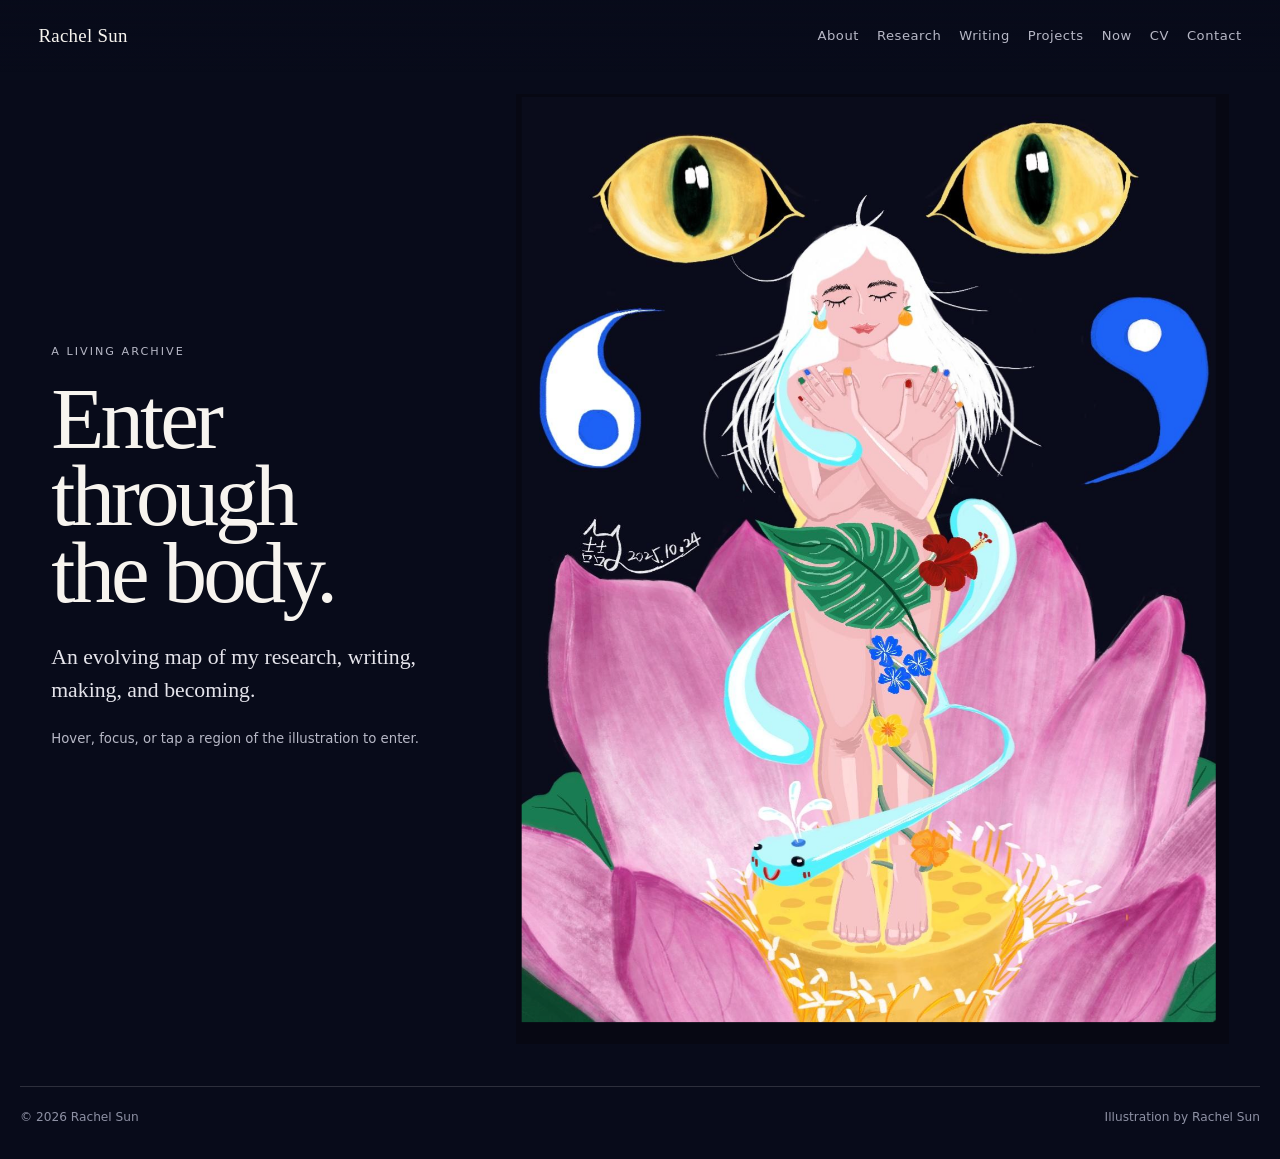
<file: index.html>
<!doctype html>
<html lang="en">
<head>
  <meta charset="utf-8">
  <meta name="viewport" content="width=device-width, initial-scale=1">
  <meta name="description" content="Rachel Sun — research, writing, projects, and an evolving archive of work and ideas.">
  <title>Rachel Sun</title>
  <link rel="stylesheet" href="styles.css">
</head>
<body class="home-body">

<header class="home-header">
  <a class="home-brand" href="index.html" aria-label="Rachel Sun — home">Rachel Sun</a>
  <button class="home-menu-button" type="button" aria-expanded="false" aria-controls="home-nav">Menu</button>
  <nav class="home-nav" id="home-nav" aria-label="Primary navigation">
    <a href="about.html">About</a>
    <a href="research.html">Research</a>
    <a href="writing.html">Writing</a>
    <a href="projects.html">Projects</a>
    <a href="now.html">Now</a>
    <a href="cv.html">CV</a>
    <a href="contact.html">Contact</a>
  </nav>
</header>

<main class="body-map-home">
  <section class="body-map-copy" aria-labelledby="home-title">
    <p class="body-map-kicker">A living archive</p>
    <h1 id="home-title">Enter<br>through<br>the body.</h1>
    <p class="body-map-intro">An evolving map of my research, writing, making, and becoming.</p>
    <p class="body-map-instruction">Hover, focus, or tap a region of the illustration to enter.</p>
  </section>

  <section class="body-map-art" aria-label="Interactive illustrated navigation">
    <div class="body-map-frame">
      <img src="assets/body-map.png" alt="A hand-drawn figure standing inside a lotus beneath two large eyes, surrounded by organic and symbolic forms.">

      <svg class="body-map-overlay" viewBox="0 0 1278 1704" role="img" aria-labelledby="map-title map-desc">
        <title id="map-title">Interactive body map</title>
        <desc id="map-desc">Different regions of the illustration open sections of Rachel Sun's website.</desc>

        <a class="map-link" href="research.html" aria-label="Research">
          <title>Research</title>
          <ellipse class="hotspot-shape" cx="320" cy="190" rx="220" ry="125"></ellipse>
          <g class="hotspot-label" transform="translate(320 190)">
            <rect x="-43" y="-16" width="86" height="32" rx="16"></rect>
            <text x="0" y="5">Research</text>
          </g>
        </a>

        <a class="map-link" href="writing.html" aria-label="Writing">
          <title>Writing</title>
          <ellipse class="hotspot-shape" cx="950" cy="180" rx="215" ry="125"></ellipse>
          <g class="hotspot-label" transform="translate(950 180)">
            <rect x="-38" y="-16" width="76" height="32" rx="16"></rect>
            <text x="0" y="5">Writing</text>
          </g>
        </a>

        <a class="map-link" href="about.html" aria-label="About">
          <title>About</title>
          <ellipse class="hotspot-shape" cx="640" cy="405" rx="165" ry="180"></ellipse>
          <g class="hotspot-label" transform="translate(640 385)">
            <rect x="-34" y="-16" width="68" height="32" rx="16"></rect>
            <text x="0" y="5">About</text>
          </g>
        </a>

        <a class="map-link" href="projects.html" aria-label="Projects">
          <title>Projects</title>
          <ellipse class="hotspot-shape" cx="640" cy="605" rx="205" ry="150"></ellipse>
          <g class="hotspot-label" transform="translate(640 610)">
            <rect x="-42" y="-16" width="84" height="32" rx="16"></rect>
            <text x="0" y="5">Projects</text>
          </g>
        </a>

        <a class="map-link" href="now.html" aria-label="Now">
          <title>Now</title>
          <ellipse class="hotspot-shape" cx="640" cy="965" rx="185" ry="300"></ellipse>
          <g class="hotspot-label" transform="translate(640 940)">
            <rect x="-27" y="-16" width="54" height="32" rx="16"></rect>
            <text x="0" y="5">Now</text>
          </g>
        </a>

        <a class="map-link" href="cv.html" aria-label="CV">
          <title>CV</title>
          <ellipse class="hotspot-shape" cx="640" cy="1480" rx="150" ry="165"></ellipse>
          <g class="hotspot-label" transform="translate(640 1480)">
            <rect x="-24" y="-16" width="48" height="32" rx="16"></rect>
            <text x="0" y="5">CV</text>
          </g>
        </a>

        <a class="map-link" href="contact.html" aria-label="Contact">
          <title>Contact</title>
          <ellipse class="hotspot-shape" cx="1120" cy="525" rx="130" ry="200"></ellipse>
          <g class="hotspot-label" transform="translate(1120 520)">
            <rect x="-39" y="-16" width="78" height="32" rx="16"></rect>
            <text x="0" y="5">Contact</text>
          </g>
        </a>
      </svg>
    </div>

    <div class="body-map-mobile-links" aria-label="Illustration links">
      <a href="research.html"><span>Eyes / left</span>Research</a>
      <a href="writing.html"><span>Eyes / right</span>Writing</a>
      <a href="about.html"><span>Face</span>About</a>
      <a href="projects.html"><span>Hands</span>Projects</a>
      <a href="now.html"><span>Torso</span>Now</a>
      <a href="cv.html"><span>Feet</span>CV</a>
      <a href="contact.html"><span>Blue form</span>Contact</a>
    </div>
  </section>
</main>

<footer class="home-footer">
  <span>© <span data-year></span> Rachel Sun</span>
  <span>Illustration by Rachel Sun</span>
</footer>
<script src="script.js"></script>
</body>
</html>
</file>
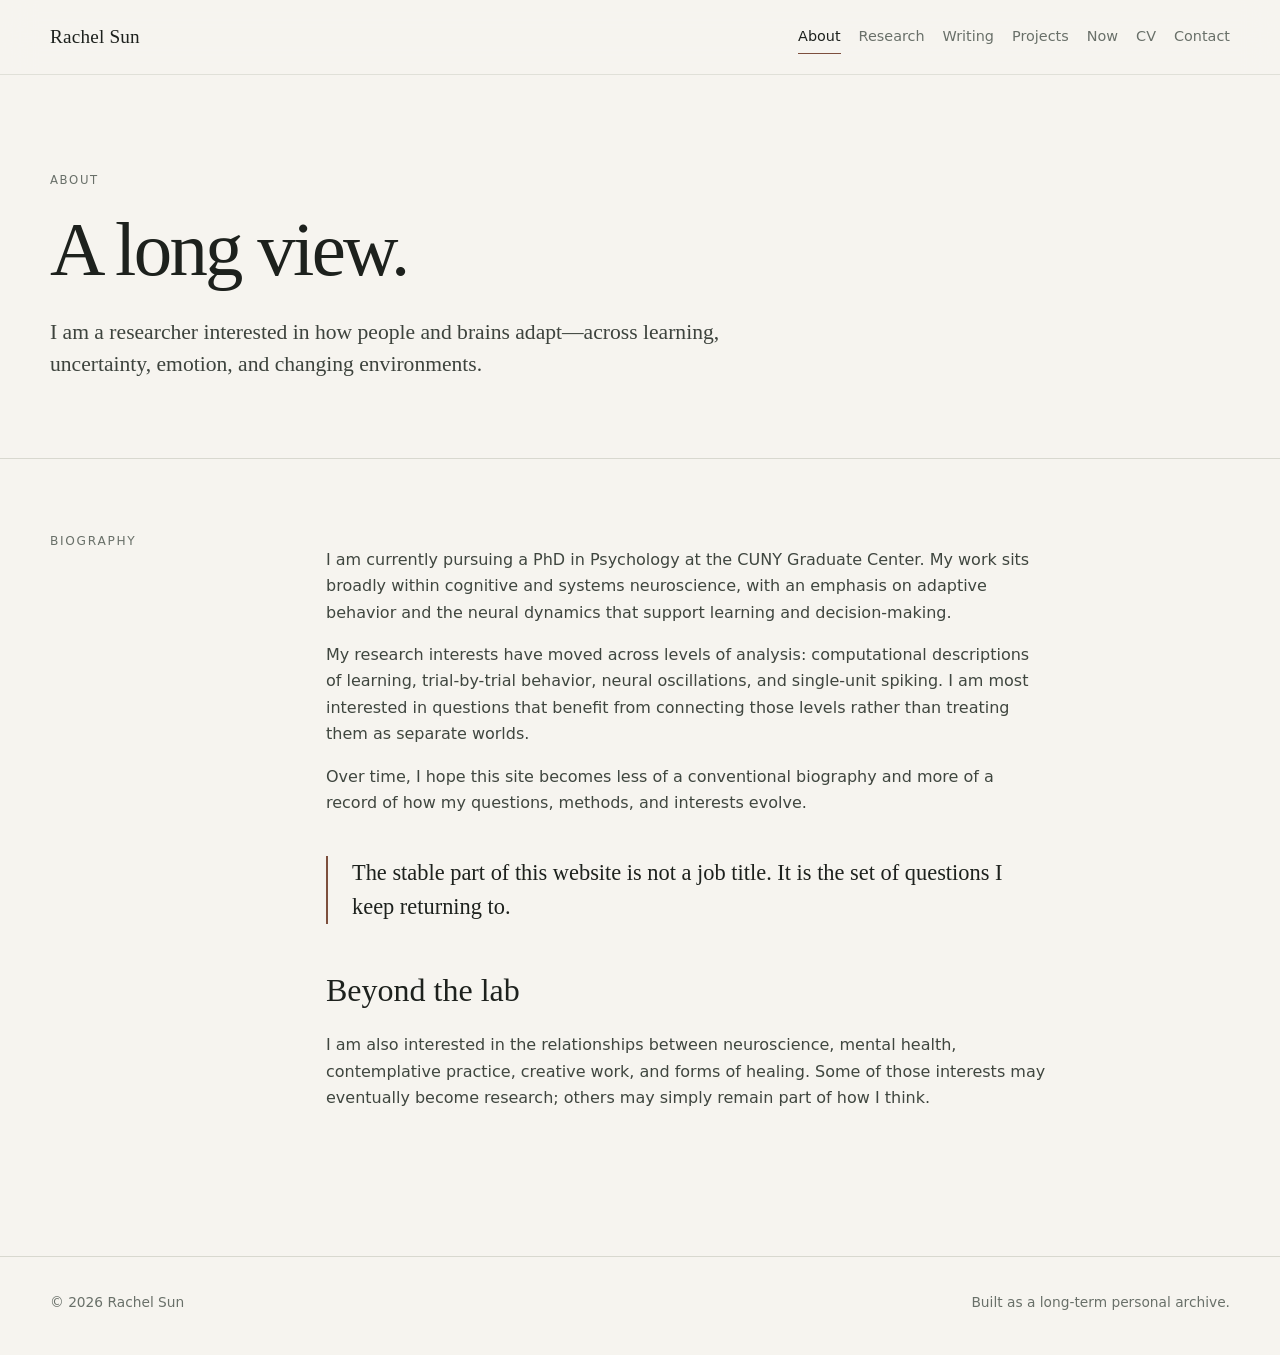
<file: about.html>
<!doctype html>
<html lang="en">
<head>
  <meta charset="utf-8">
  <meta name="viewport" content="width=device-width, initial-scale=1">
  <meta name="description" content="About Rachel Sun and her research interests.">
  <title>About — Rachel Sun</title>
  <link rel="stylesheet" href="styles.css">
</head>
<body>

<header class="site-header">
  <div class="site-shell nav">
    <a class="brand" href="index.html">Rachel Sun</a>
    <nav class="nav-links" aria-label="Primary navigation">
      <a href="about.html" aria-current="page">About</a>
      <a href="research.html" >Research</a>
      <a href="writing.html" >Writing</a>
      <a href="projects.html" >Projects</a>
      <a href="now.html" >Now</a>
      <a href="cv.html" >CV</a>
      <a href="contact.html" >Contact</a>
    </nav>
  </div>
</header>

<main>

<div class="site-shell page-hero">
  <div class="eyebrow">About</div>
  <h1 class="page-title">A long view.</h1>
  <p class="page-subtitle">I am a researcher interested in how people and brains adapt—across learning, uncertainty, emotion, and changing environments.</p>
</div>
<section class="section">
  <div class="site-shell section-grid">
    <div class="section-label">Biography</div>
    <div class="prose">
      <p>I am currently pursuing a PhD in Psychology at the CUNY Graduate Center. My work sits broadly within cognitive and systems neuroscience, with an emphasis on adaptive behavior and the neural dynamics that support learning and decision-making.</p>
      <p>My research interests have moved across levels of analysis: computational descriptions of learning, trial-by-trial behavior, neural oscillations, and single-unit spiking. I am most interested in questions that benefit from connecting those levels rather than treating them as separate worlds.</p>
      <p>Over time, I hope this site becomes less of a conventional biography and more of a record of how my questions, methods, and interests evolve.</p>
      <div class="quote-block">The stable part of this website is not a job title. It is the set of questions I keep returning to.</div>
      <h2>Beyond the lab</h2>
      <p>I am also interested in the relationships between neuroscience, mental health, contemplative practice, creative work, and forms of healing. Some of those interests may eventually become research; others may simply remain part of how I think.</p>
    </div>
  </div>
</section>

</main>

<footer class="site-footer">
  <div class="site-shell footer-inner">
    <span>© <span data-year></span> Rachel Sun</span>
    <span>Built as a long-term personal archive.</span>
  </div>
</footer>
<script src="script.js"></script>

</body>
</html>
</file>
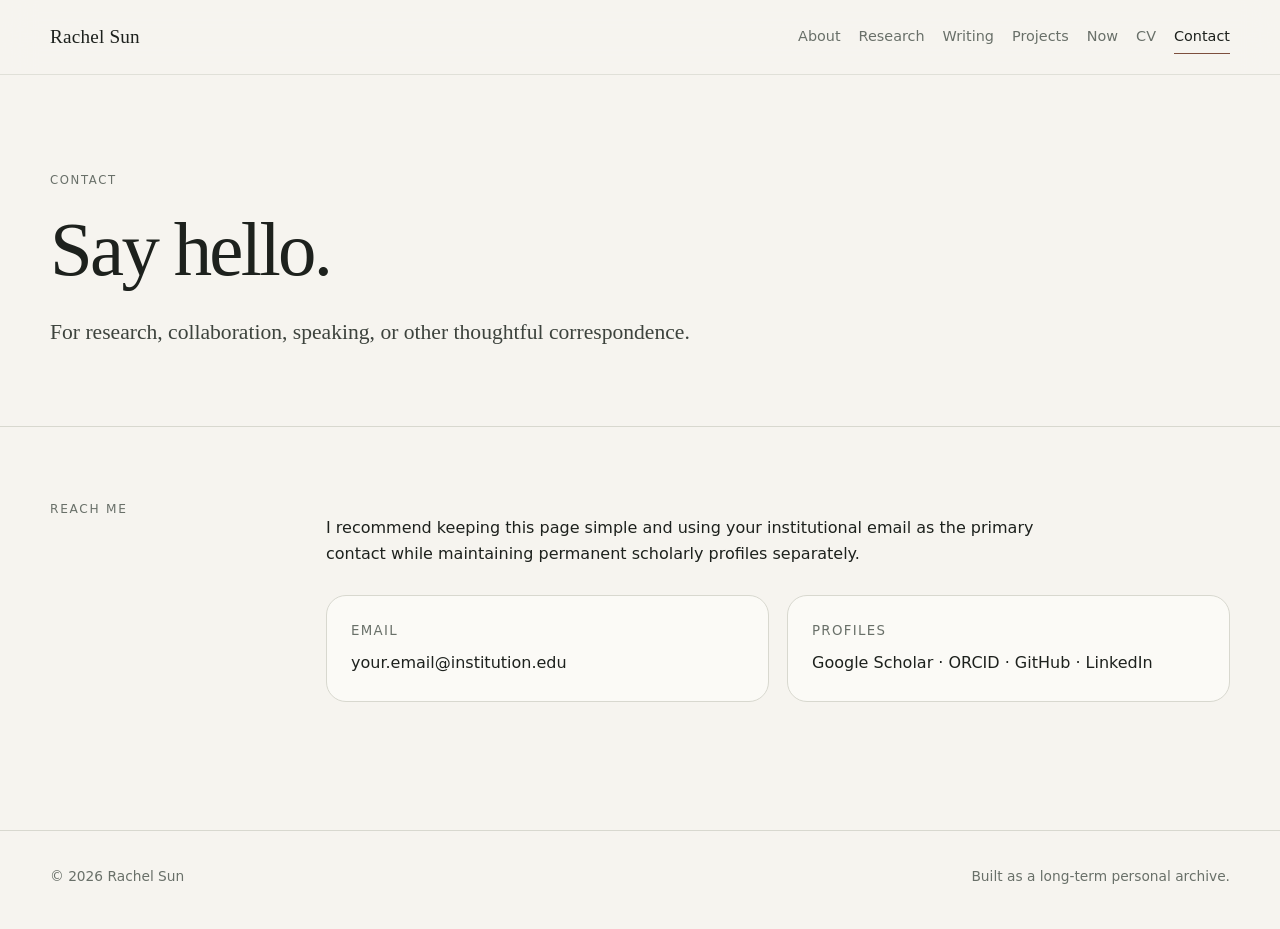
<file: contact.html>
<!doctype html>
<html lang="en">
<head>
  <meta charset="utf-8">
  <meta name="viewport" content="width=device-width, initial-scale=1">
  <meta name="description" content="Contact Rachel Sun.">
  <title>Contact — Rachel Sun</title>
  <link rel="stylesheet" href="styles.css">
</head>
<body>

<header class="site-header">
  <div class="site-shell nav">
    <a class="brand" href="index.html">Rachel Sun</a>
    <nav class="nav-links" aria-label="Primary navigation">
      <a href="about.html" >About</a>
      <a href="research.html" >Research</a>
      <a href="writing.html" >Writing</a>
      <a href="projects.html" >Projects</a>
      <a href="now.html" >Now</a>
      <a href="cv.html" >CV</a>
      <a href="contact.html" aria-current="page">Contact</a>
    </nav>
  </div>
</header>

<main>

<div class="site-shell page-hero">
  <div class="eyebrow">Contact</div>
  <h1 class="page-title">Say hello.</h1>
  <p class="page-subtitle">For research, collaboration, speaking, or other thoughtful correspondence.</p>
</div>
<section class="section">
  <div class="site-shell section-grid">
    <div class="section-label">Reach me</div>
    <div>
      <p class="section-copy">I recommend keeping this page simple and using your institutional email as the primary contact while maintaining permanent scholarly profiles separately.</p>
      <div class="contact-row">
        <div class="contact-box"><small>Email</small><span>your.email@institution.edu</span></div>
        <div class="contact-box"><small>Profiles</small><span>Google Scholar · ORCID · GitHub · LinkedIn</span></div>
      </div>
    </div>
  </div>
</section>

</main>

<footer class="site-footer">
  <div class="site-shell footer-inner">
    <span>© <span data-year></span> Rachel Sun</span>
    <span>Built as a long-term personal archive.</span>
  </div>
</footer>
<script src="script.js"></script>

</body>
</html>
</file>
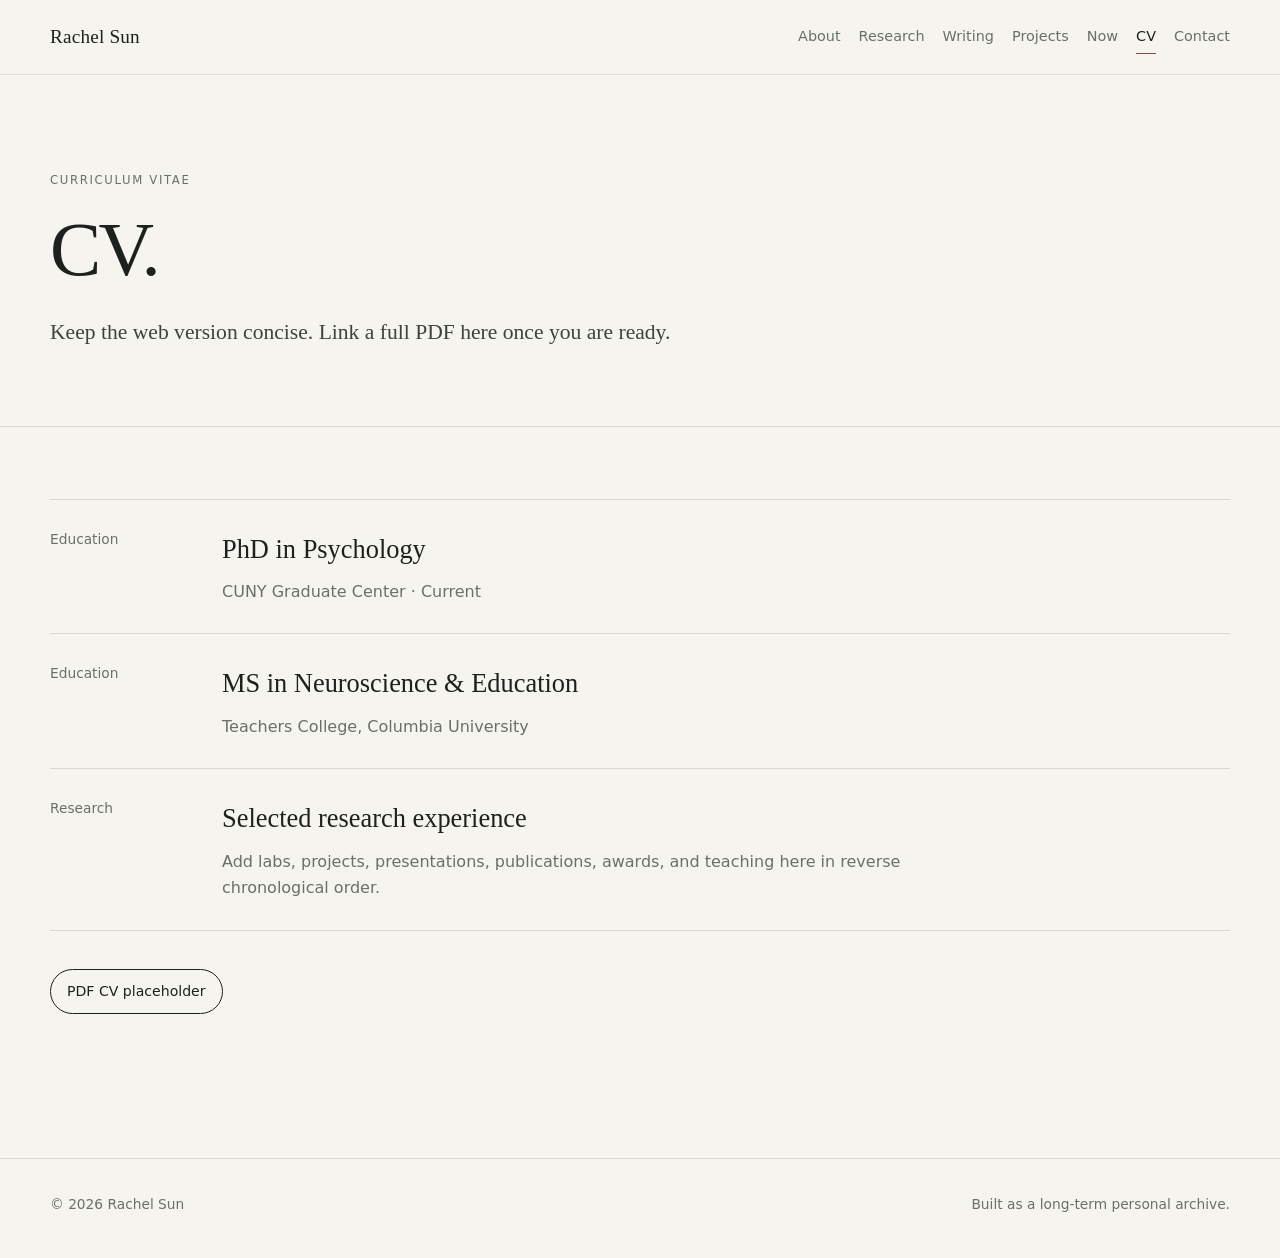
<file: cv.html>
<!doctype html>
<html lang="en">
<head>
  <meta charset="utf-8">
  <meta name="viewport" content="width=device-width, initial-scale=1">
  <meta name="description" content="Curriculum vitae for Rachel Sun.">
  <title>CV — Rachel Sun</title>
  <link rel="stylesheet" href="styles.css">
</head>
<body>

<header class="site-header">
  <div class="site-shell nav">
    <a class="brand" href="index.html">Rachel Sun</a>
    <nav class="nav-links" aria-label="Primary navigation">
      <a href="about.html" >About</a>
      <a href="research.html" >Research</a>
      <a href="writing.html" >Writing</a>
      <a href="projects.html" >Projects</a>
      <a href="now.html" >Now</a>
      <a href="cv.html" aria-current="page">CV</a>
      <a href="contact.html" >Contact</a>
    </nav>
  </div>
</header>

<main>

<div class="site-shell page-hero">
  <div class="eyebrow">Curriculum vitae</div>
  <h1 class="page-title">CV.</h1>
  <p class="page-subtitle">Keep the web version concise. Link a full PDF here once you are ready.</p>
</div>
<section class="section">
  <div class="site-shell">
    <div class="listing">
      <div class="listing-item">
        <div class="listing-meta">Education</div>
        <div class="listing-main">
          <h2>PhD in Psychology</h2>
          <p>CUNY Graduate Center · Current</p>
        </div>
      </div>
      <div class="listing-item">
        <div class="listing-meta">Education</div>
        <div class="listing-main">
          <h2>MS in Neuroscience & Education</h2>
          <p>Teachers College, Columbia University</p>
        </div>
      </div>
      <div class="listing-item">
        <div class="listing-meta">Research</div>
        <div class="listing-main">
          <h2>Selected research experience</h2>
          <p>Add labs, projects, presentations, publications, awards, and teaching here in reverse chronological order.</p>
        </div>
      </div>
    </div>
    <p style="margin-top:28px"><a class="button" href="#" aria-disabled="true">PDF CV placeholder</a></p>
  </div>
</section>

</main>

<footer class="site-footer">
  <div class="site-shell footer-inner">
    <span>© <span data-year></span> Rachel Sun</span>
    <span>Built as a long-term personal archive.</span>
  </div>
</footer>
<script src="script.js"></script>

</body>
</html>
</file>
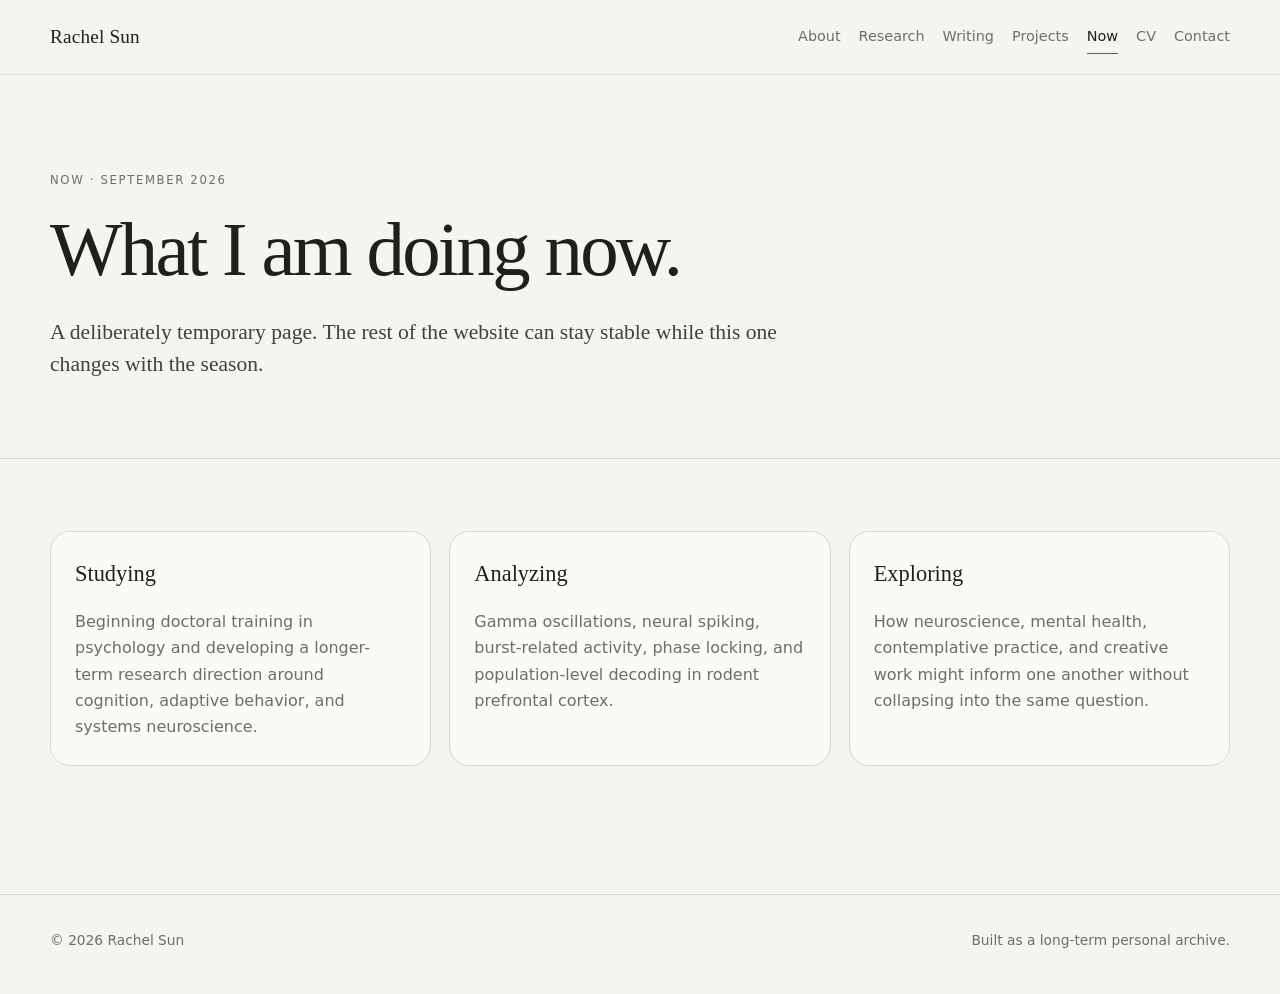
<file: now.html>
<!doctype html>
<html lang="en">
<head>
  <meta charset="utf-8">
  <meta name="viewport" content="width=device-width, initial-scale=1">
  <meta name="description" content="What Rachel Sun is currently working on.">
  <title>Now — Rachel Sun</title>
  <link rel="stylesheet" href="styles.css">
</head>
<body>

<header class="site-header">
  <div class="site-shell nav">
    <a class="brand" href="index.html">Rachel Sun</a>
    <nav class="nav-links" aria-label="Primary navigation">
      <a href="about.html" >About</a>
      <a href="research.html" >Research</a>
      <a href="writing.html" >Writing</a>
      <a href="projects.html" >Projects</a>
      <a href="now.html" aria-current="page">Now</a>
      <a href="cv.html" >CV</a>
      <a href="contact.html" >Contact</a>
    </nav>
  </div>
</header>

<main>

<div class="site-shell page-hero">
  <div class="eyebrow">Now · September 2026</div>
  <h1 class="page-title">What I am doing now.</h1>
  <p class="page-subtitle">A deliberately temporary page. The rest of the website can stay stable while this one changes with the season.</p>
</div>
<section class="section">
  <div class="site-shell now-grid">
    <div class="now-card">
      <h2>Studying</h2>
      <p>Beginning doctoral training in psychology and developing a longer-term research direction around cognition, adaptive behavior, and systems neuroscience.</p>
    </div>
    <div class="now-card">
      <h2>Analyzing</h2>
      <p>Gamma oscillations, neural spiking, burst-related activity, phase locking, and population-level decoding in rodent prefrontal cortex.</p>
    </div>
    <div class="now-card">
      <h2>Exploring</h2>
      <p>How neuroscience, mental health, contemplative practice, and creative work might inform one another without collapsing into the same question.</p>
    </div>
  </div>
</section>

</main>

<footer class="site-footer">
  <div class="site-shell footer-inner">
    <span>© <span data-year></span> Rachel Sun</span>
    <span>Built as a long-term personal archive.</span>
  </div>
</footer>
<script src="script.js"></script>

</body>
</html>
</file>
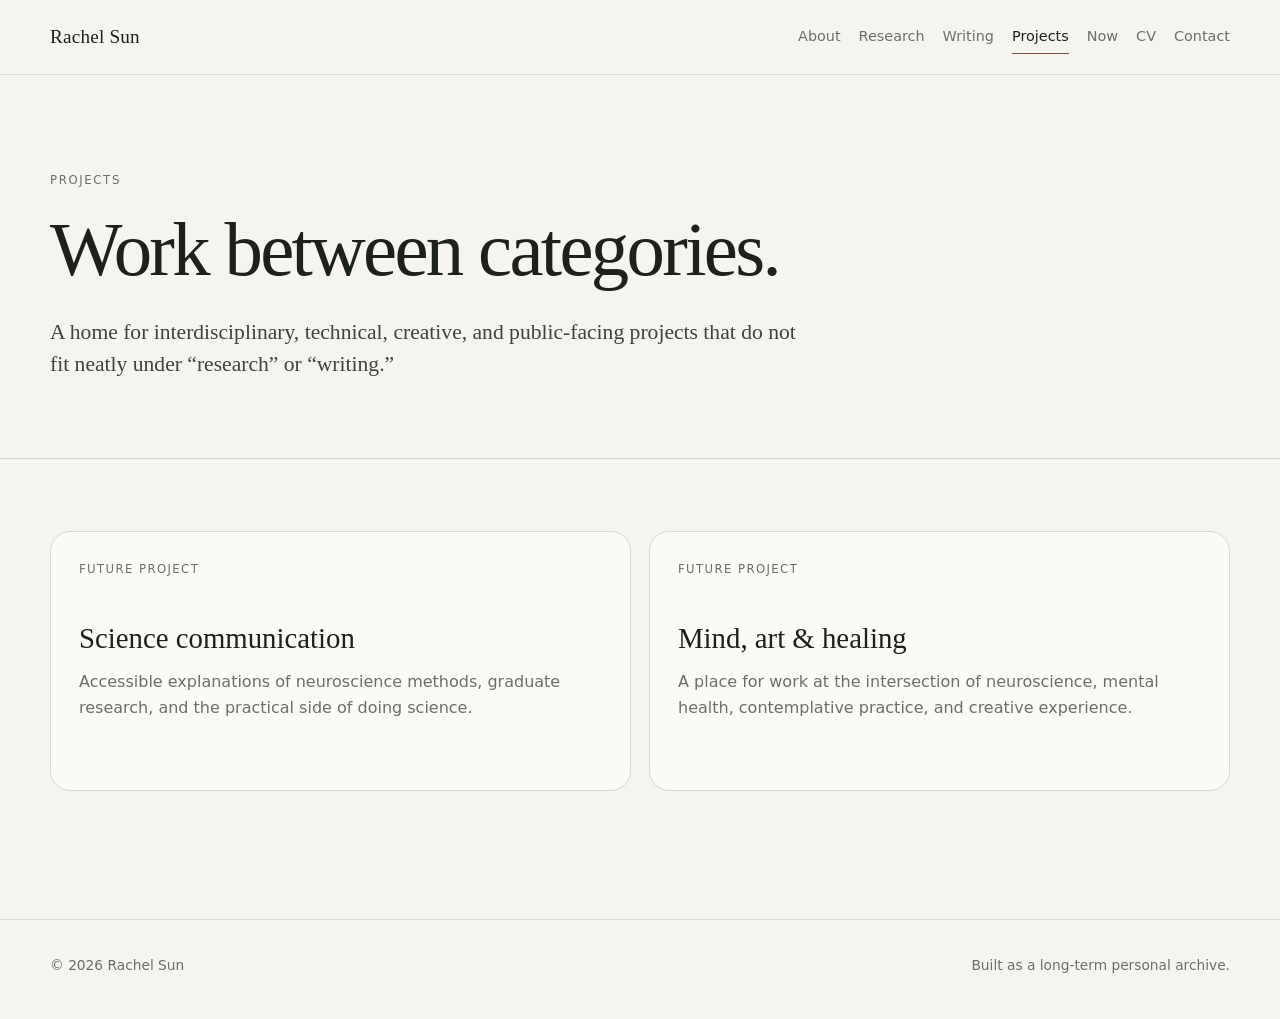
<file: projects.html>
<!doctype html>
<html lang="en">
<head>
  <meta charset="utf-8">
  <meta name="viewport" content="width=device-width, initial-scale=1">
  <meta name="description" content="Interdisciplinary and creative projects by Rachel Sun.">
  <title>Projects — Rachel Sun</title>
  <link rel="stylesheet" href="styles.css">
</head>
<body>

<header class="site-header">
  <div class="site-shell nav">
    <a class="brand" href="index.html">Rachel Sun</a>
    <nav class="nav-links" aria-label="Primary navigation">
      <a href="about.html" >About</a>
      <a href="research.html" >Research</a>
      <a href="writing.html" >Writing</a>
      <a href="projects.html" aria-current="page">Projects</a>
      <a href="now.html" >Now</a>
      <a href="cv.html" >CV</a>
      <a href="contact.html" >Contact</a>
    </nav>
  </div>
</header>

<main>

<div class="site-shell page-hero">
  <div class="eyebrow">Projects</div>
  <h1 class="page-title">Work between categories.</h1>
  <p class="page-subtitle">A home for interdisciplinary, technical, creative, and public-facing projects that do not fit neatly under “research” or “writing.”</p>
</div>
<section class="section">
  <div class="site-shell">
    <div class="cards">
      <div class="card">
        <div class="card-kicker">Future project</div>
        <h3>Science communication</h3>
        <p>Accessible explanations of neuroscience methods, graduate research, and the practical side of doing science.</p>
      </div>
      <div class="card">
        <div class="card-kicker">Future project</div>
        <h3>Mind, art & healing</h3>
        <p>A place for work at the intersection of neuroscience, mental health, contemplative practice, and creative experience.</p>
      </div>
    </div>
  </div>
</section>

</main>

<footer class="site-footer">
  <div class="site-shell footer-inner">
    <span>© <span data-year></span> Rachel Sun</span>
    <span>Built as a long-term personal archive.</span>
  </div>
</footer>
<script src="script.js"></script>

</body>
</html>
</file>
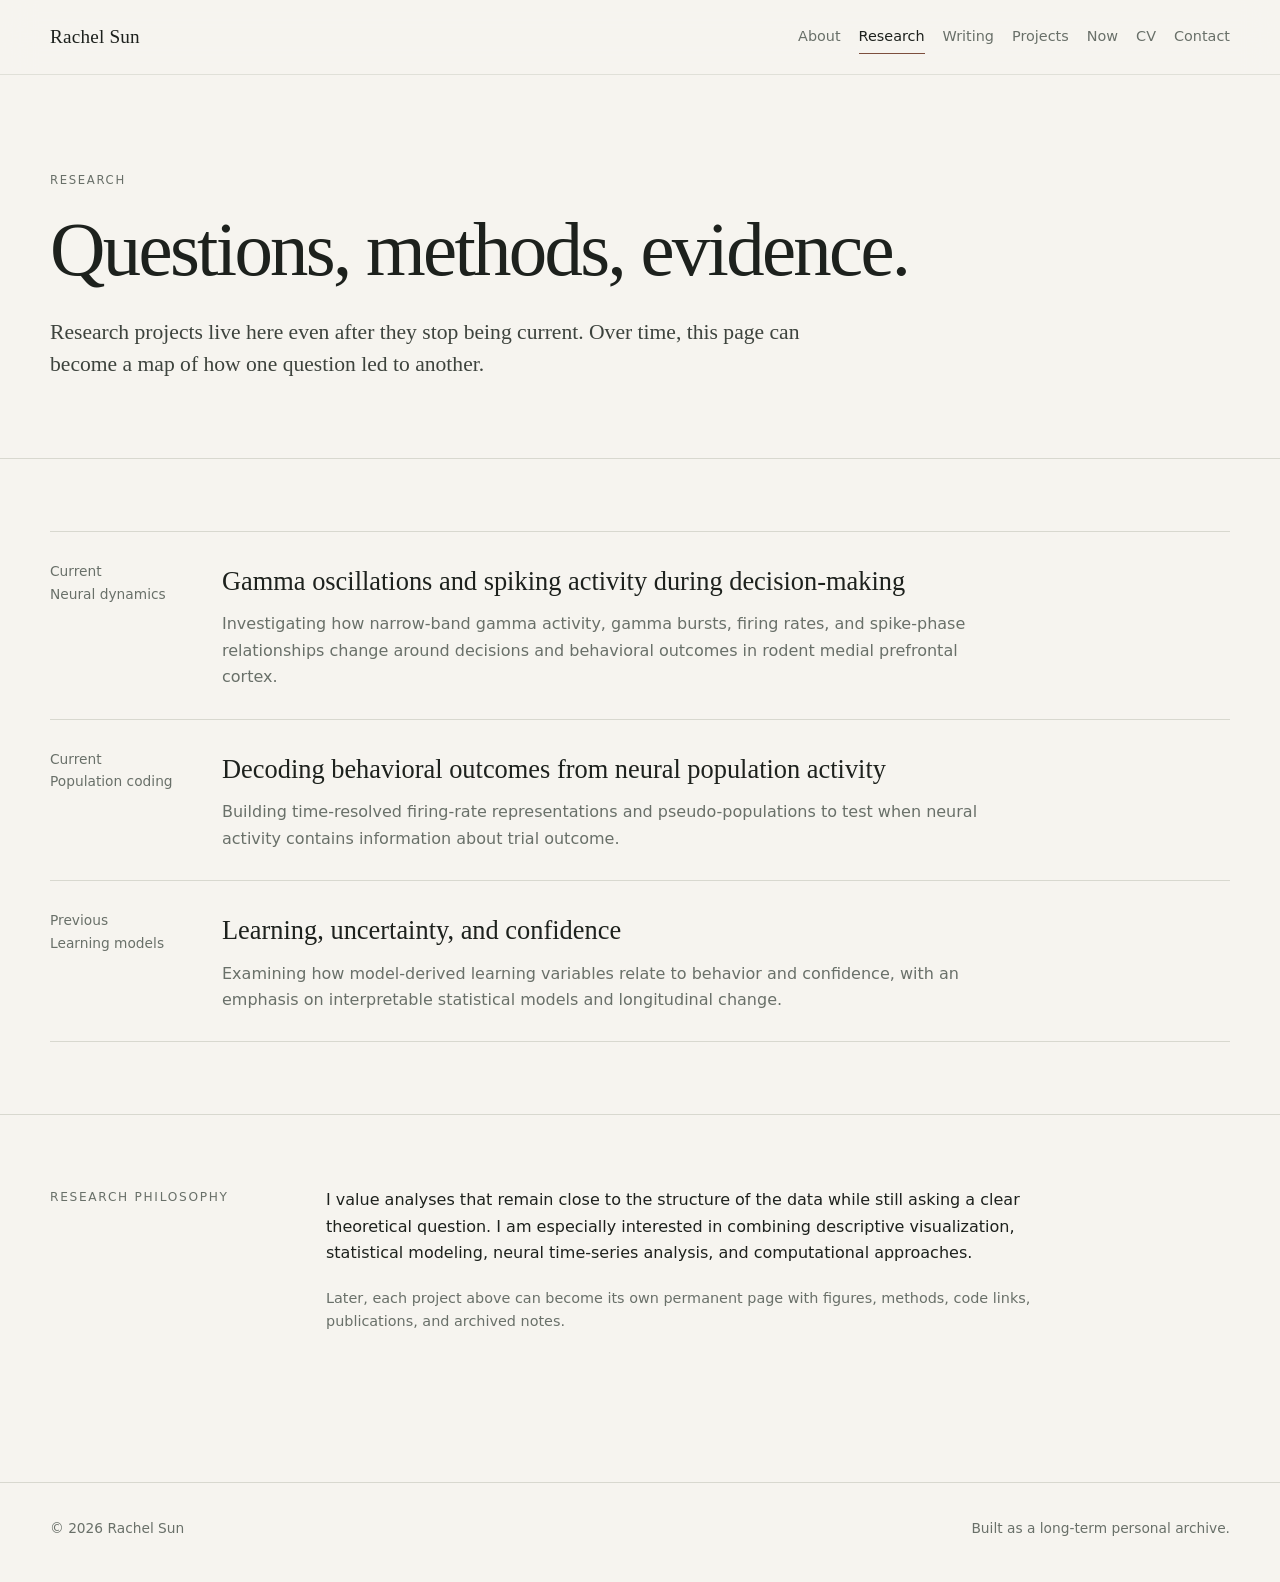
<file: research.html>
<!doctype html>
<html lang="en">
<head>
  <meta charset="utf-8">
  <meta name="viewport" content="width=device-width, initial-scale=1">
  <meta name="description" content="Research projects by Rachel Sun in cognitive and systems neuroscience.">
  <title>Research — Rachel Sun</title>
  <link rel="stylesheet" href="styles.css">
</head>
<body>

<header class="site-header">
  <div class="site-shell nav">
    <a class="brand" href="index.html">Rachel Sun</a>
    <nav class="nav-links" aria-label="Primary navigation">
      <a href="about.html" >About</a>
      <a href="research.html" aria-current="page">Research</a>
      <a href="writing.html" >Writing</a>
      <a href="projects.html" >Projects</a>
      <a href="now.html" >Now</a>
      <a href="cv.html" >CV</a>
      <a href="contact.html" >Contact</a>
    </nav>
  </div>
</header>

<main>

<div class="site-shell page-hero">
  <div class="eyebrow">Research</div>
  <h1 class="page-title">Questions, methods, evidence.</h1>
  <p class="page-subtitle">Research projects live here even after they stop being current. Over time, this page can become a map of how one question led to another.</p>
</div>
<section class="section">
  <div class="site-shell">
    <div class="listing">
      <article class="listing-item">
        <div class="listing-meta">Current<br>Neural dynamics</div>
        <div class="listing-main">
          <h2>Gamma oscillations and spiking activity during decision-making</h2>
          <p>Investigating how narrow-band gamma activity, gamma bursts, firing rates, and spike-phase relationships change around decisions and behavioral outcomes in rodent medial prefrontal cortex.</p>
        </div>
      </article>
      <article class="listing-item">
        <div class="listing-meta">Current<br>Population coding</div>
        <div class="listing-main">
          <h2>Decoding behavioral outcomes from neural population activity</h2>
          <p>Building time-resolved firing-rate representations and pseudo-populations to test when neural activity contains information about trial outcome.</p>
        </div>
      </article>
      <article class="listing-item">
        <div class="listing-meta">Previous<br>Learning models</div>
        <div class="listing-main">
          <h2>Learning, uncertainty, and confidence</h2>
          <p>Examining how model-derived learning variables relate to behavior and confidence, with an emphasis on interpretable statistical models and longitudinal change.</p>
        </div>
      </article>
    </div>
  </div>
</section>
<section class="section">
  <div class="site-shell section-grid">
    <div class="section-label">Research philosophy</div>
    <div class="section-copy">
      <p>I value analyses that remain close to the structure of the data while still asking a clear theoretical question. I am especially interested in combining descriptive visualization, statistical modeling, neural time-series analysis, and computational approaches.</p>
      <p class="muted small">Later, each project above can become its own permanent page with figures, methods, code links, publications, and archived notes.</p>
    </div>
  </div>
</section>

</main>

<footer class="site-footer">
  <div class="site-shell footer-inner">
    <span>© <span data-year></span> Rachel Sun</span>
    <span>Built as a long-term personal archive.</span>
  </div>
</footer>
<script src="script.js"></script>

</body>
</html>
</file>
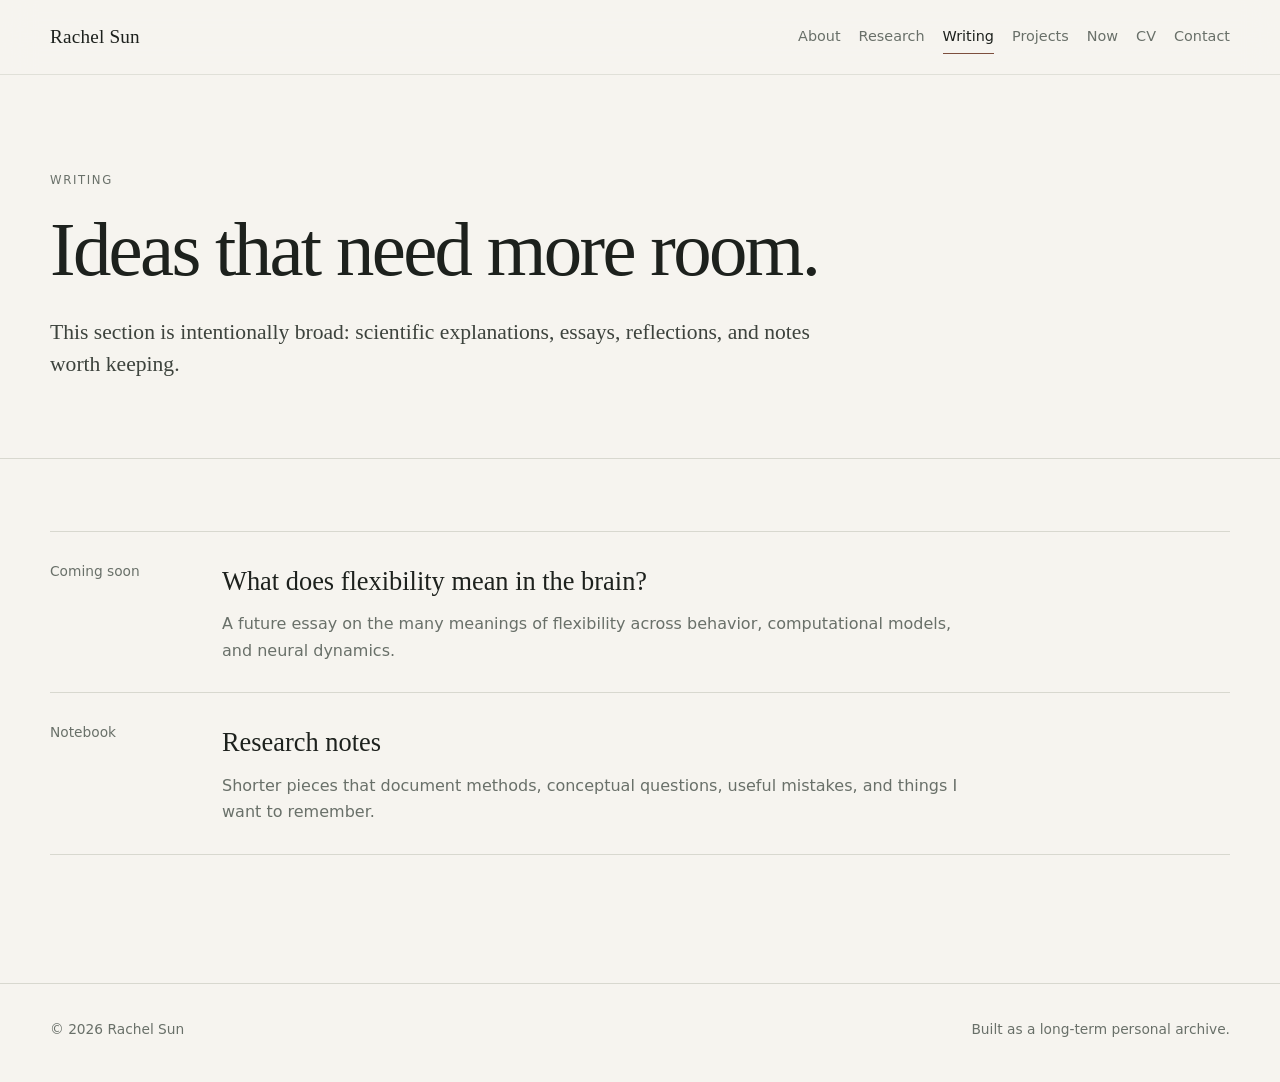
<file: writing.html>
<!doctype html>
<html lang="en">
<head>
  <meta charset="utf-8">
  <meta name="viewport" content="width=device-width, initial-scale=1">
  <meta name="description" content="Writing, essays, and research notes by Rachel Sun.">
  <title>Writing — Rachel Sun</title>
  <link rel="stylesheet" href="styles.css">
</head>
<body>

<header class="site-header">
  <div class="site-shell nav">
    <a class="brand" href="index.html">Rachel Sun</a>
    <nav class="nav-links" aria-label="Primary navigation">
      <a href="about.html" >About</a>
      <a href="research.html" >Research</a>
      <a href="writing.html" aria-current="page">Writing</a>
      <a href="projects.html" >Projects</a>
      <a href="now.html" >Now</a>
      <a href="cv.html" >CV</a>
      <a href="contact.html" >Contact</a>
    </nav>
  </div>
</header>

<main>

<div class="site-shell page-hero">
  <div class="eyebrow">Writing</div>
  <h1 class="page-title">Ideas that need more room.</h1>
  <p class="page-subtitle">This section is intentionally broad: scientific explanations, essays, reflections, and notes worth keeping.</p>
</div>
<section class="section">
  <div class="site-shell">
    <div class="listing">
      <article class="listing-item">
        <div class="listing-meta">Coming soon</div>
        <div class="listing-main">
          <h2>What does flexibility mean in the brain?</h2>
          <p>A future essay on the many meanings of flexibility across behavior, computational models, and neural dynamics.</p>
        </div>
      </article>
      <article class="listing-item">
        <div class="listing-meta">Notebook</div>
        <div class="listing-main">
          <h2>Research notes</h2>
          <p>Shorter pieces that document methods, conceptual questions, useful mistakes, and things I want to remember.</p>
        </div>
      </article>
    </div>
  </div>
</section>

</main>

<footer class="site-footer">
  <div class="site-shell footer-inner">
    <span>© <span data-year></span> Rachel Sun</span>
    <span>Built as a long-term personal archive.</span>
  </div>
</footer>
<script src="script.js"></script>

</body>
</html>
</file>
<file: styles.css>
:root {
  --bg: #f6f4ef;
  --paper: #fbfaf6;
  --text: #1d211d;
  --muted: #697069;
  --line: #d8d8cf;
  --accent: #7d4f3d;
  --accent-soft: #ece1da;
  --max: 1180px;
  --measure: 720px;
  --radius: 20px;
}

* { box-sizing: border-box; }
html { scroll-behavior: smooth; }
body {
  margin: 0;
  font-family: Inter, ui-sans-serif, system-ui, -apple-system, BlinkMacSystemFont, "Segoe UI", sans-serif;
  background: var(--bg);
  color: var(--text);
  line-height: 1.65;
  -webkit-font-smoothing: antialiased;
}

::selection { background: var(--accent-soft); }
a { color: inherit; text-decoration: none; }
a:hover { color: var(--accent); }
img { max-width: 100%; display: block; }

.site-shell { width: min(var(--max), calc(100% - 40px)); margin: 0 auto; }

.site-header {
  position: sticky;
  top: 0;
  z-index: 10;
  backdrop-filter: blur(16px);
  background: color-mix(in srgb, var(--bg) 88%, transparent);
  border-bottom: 1px solid color-mix(in srgb, var(--line) 75%, transparent);
}

.nav {
  min-height: 74px;
  display: flex;
  align-items: center;
  justify-content: space-between;
  gap: 28px;
}

.brand {
  font-family: Georgia, "Times New Roman", serif;
  font-size: 1.2rem;
  letter-spacing: .01em;
  white-space: nowrap;
}

.nav-links {
  display: flex;
  flex-wrap: wrap;
  gap: 18px;
  align-items: center;
  font-size: .9rem;
  color: var(--muted);
}

.nav-links a { position: relative; }
.nav-links a::after {
  content: "";
  position: absolute;
  left: 0;
  bottom: -5px;
  width: 100%;
  height: 1px;
  background: var(--accent);
  transform: scaleX(0);
  transform-origin: right;
  transition: transform .2s ease;
}
.nav-links a:hover::after,
.nav-links a[aria-current="page"]::after { transform: scaleX(1); transform-origin: left; }
.nav-links a[aria-current="page"] { color: var(--text); }

main { min-height: 70vh; }

.hero {
  padding: 112px 0 84px;
  display: grid;
  grid-template-columns: 1.35fr .65fr;
  gap: 56px;
  align-items: end;
}

.eyebrow {
  text-transform: uppercase;
  letter-spacing: .14em;
  font-size: .73rem;
  color: var(--muted);
  margin-bottom: 22px;
}

.hero h1, .page-title {
  font-family: Georgia, "Times New Roman", serif;
  font-weight: 400;
  letter-spacing: -.035em;
  line-height: .98;
  margin: 0;
}
.hero h1 { font-size: clamp(3.4rem, 8vw, 7.5rem); }
.page-title { font-size: clamp(3rem, 6vw, 5.6rem); }

.hero-intro {
  max-width: 780px;
  margin-top: 32px;
  font-family: Georgia, "Times New Roman", serif;
  font-size: clamp(1.25rem, 2vw, 1.75rem);
  line-height: 1.45;
}

.hero-side {
  border-top: 1px solid var(--line);
  padding-top: 18px;
  color: var(--muted);
  font-size: .96rem;
}
.hero-side strong { color: var(--text); font-weight: 500; }

.section { padding: 72px 0; border-top: 1px solid var(--line); }
.section-grid { display: grid; grid-template-columns: 220px 1fr; gap: 56px; }
.section-label {
  font-size: .76rem;
  text-transform: uppercase;
  letter-spacing: .14em;
  color: var(--muted);
}
.section-copy { max-width: var(--measure); }
.section-copy p:first-child { margin-top: 0; }
.section-copy p { margin: 0 0 1.25rem; }

.cards { display: grid; grid-template-columns: repeat(2, minmax(0, 1fr)); gap: 18px; }
.card {
  background: var(--paper);
  border: 1px solid var(--line);
  border-radius: var(--radius);
  padding: 28px;
  min-height: 260px;
  display: flex;
  flex-direction: column;
  transition: transform .18s ease, border-color .18s ease;
}
.card:hover { transform: translateY(-3px); border-color: #b8b6aa; }
.card-kicker { font-size: .73rem; text-transform: uppercase; letter-spacing: .12em; color: var(--muted); }
.card h3 { font-family: Georgia, "Times New Roman", serif; font-size: 1.8rem; font-weight: 400; margin: 44px 0 14px; line-height: 1.1; }
.card p { color: var(--muted); margin: 0; }
.card-link { margin-top: auto; padding-top: 24px; color: var(--accent); font-size: .92rem; }

.page-hero { padding: 96px 0 56px; }
.page-subtitle { max-width: 760px; font-family: Georgia, "Times New Roman", serif; font-size: 1.35rem; line-height: 1.5; margin-top: 28px; color: #3d433d; }

.prose { width: min(var(--measure), 100%); }
.prose h2 { font-family: Georgia, "Times New Roman", serif; font-size: 2rem; font-weight: 400; margin: 2.4rem 0 1rem; }
.prose h3 { font-size: 1rem; margin: 2rem 0 .6rem; text-transform: uppercase; letter-spacing: .08em; }
.prose p, .prose li { color: #3f463f; }
.prose a { color: var(--accent); border-bottom: 1px solid color-mix(in srgb, var(--accent) 40%, transparent); }

.listing { border-top: 1px solid var(--line); }
.listing-item {
  display: grid;
  grid-template-columns: 140px 1fr;
  gap: 32px;
  padding: 28px 0;
  border-bottom: 1px solid var(--line);
}
.listing-meta { color: var(--muted); font-size: .86rem; }
.listing-main h2, .listing-main h3 { margin: 0 0 8px; font-family: Georgia, "Times New Roman", serif; font-weight: 400; }
.listing-main h2 { font-size: 1.65rem; }
.listing-main p { margin: 0; color: var(--muted); max-width: 760px; }

.quote-block {
  margin: 40px 0;
  padding: 0 0 0 24px;
  border-left: 2px solid var(--accent);
  font-family: Georgia, "Times New Roman", serif;
  font-size: 1.4rem;
  line-height: 1.5;
}

.now-grid { display: grid; grid-template-columns: repeat(3, minmax(0, 1fr)); gap: 18px; }
.now-card { background: var(--paper); border: 1px solid var(--line); border-radius: var(--radius); padding: 24px; }
.now-card h2 { font-family: Georgia, "Times New Roman", serif; font-size: 1.4rem; font-weight: 400; margin: 0 0 16px; }
.now-card p { margin: 0; color: var(--muted); }

.contact-row {
  display: grid;
  grid-template-columns: repeat(2, minmax(0,1fr));
  gap: 18px;
  margin-top: 28px;
}
.contact-box { border: 1px solid var(--line); border-radius: var(--radius); background: var(--paper); padding: 24px; }
.contact-box small { display: block; color: var(--muted); text-transform: uppercase; letter-spacing: .1em; margin-bottom: 8px; }

.site-footer { border-top: 1px solid var(--line); margin-top: 56px; padding: 34px 0 42px; color: var(--muted); font-size: .86rem; }
.footer-inner { display: flex; justify-content: space-between; gap: 24px; flex-wrap: wrap; }

.button {
  display: inline-flex;
  align-items: center;
  gap: 8px;
  border: 1px solid var(--text);
  border-radius: 999px;
  padding: 10px 16px;
  font-size: .88rem;
  margin-top: 10px;
}
.button:hover { background: var(--text); color: var(--bg); }

.muted { color: var(--muted); }
.small { font-size: .9rem; }

@media (max-width: 900px) {
  .hero { grid-template-columns: 1fr; padding-top: 82px; }
  .section-grid { grid-template-columns: 1fr; gap: 24px; }
  .cards, .now-grid, .contact-row { grid-template-columns: 1fr; }
  .listing-item { grid-template-columns: 1fr; gap: 8px; }
}

@media (max-width: 660px) {
  .site-shell { width: min(100% - 28px, var(--max)); }
  .nav { align-items: flex-start; padding: 18px 0; flex-direction: column; gap: 12px; }
  .nav-links { gap: 12px 16px; font-size: .84rem; }
  .hero { padding: 72px 0 64px; }
  .section { padding: 56px 0; }
  .page-hero { padding: 72px 0 46px; }
}

/* ---------- Interactive body-map homepage ---------- */
.home-body {
  --home-bg: #080b1a;
  --home-ink: #f7f4ef;
  --home-muted: #b7b8c6;
  --home-line: rgba(255,255,255,.15);
  min-height: 100vh;
  background: var(--home-bg);
  color: var(--home-ink);
  overflow-x: hidden;
}

.home-header {
  position: fixed;
  inset: 0 0 auto 0;
  z-index: 30;
  min-height: 72px;
  display: flex;
  align-items: center;
  gap: 28px;
  padding: 18px clamp(20px, 3vw, 46px);
  background: linear-gradient(to bottom, rgba(8,11,26,.92), rgba(8,11,26,.58) 60%, transparent);
}

.home-brand {
  margin-right: auto;
  font-family: Georgia, "Times New Roman", serif;
  font-size: 1.18rem;
  letter-spacing: .015em;
  color: var(--home-ink);
}

.home-nav {
  display: flex;
  flex-wrap: wrap;
  gap: 18px;
  font-size: .82rem;
  letter-spacing: .04em;
  color: var(--home-muted);
}
.home-nav a:hover,
.home-nav a:focus-visible { color: white; }

.home-menu-button {
  display: none;
  appearance: none;
  border: 1px solid var(--home-line);
  border-radius: 999px;
  padding: 7px 12px;
  background: rgba(255,255,255,.04);
  color: var(--home-ink);
  font: inherit;
}

.body-map-home {
  width: min(1440px, 100%);
  min-height: 100vh;
  margin: 0 auto;
  padding: 94px clamp(20px, 4vw, 64px) 42px;
  display: grid;
  grid-template-columns: minmax(250px, .72fr) minmax(420px, 1.28fr);
  gap: clamp(28px, 5vw, 84px);
  align-items: center;
}

.body-map-copy {
  max-width: 420px;
  align-self: center;
  padding-bottom: 5vh;
}
.body-map-kicker {
  margin: 0 0 20px;
  color: var(--home-muted);
  text-transform: uppercase;
  letter-spacing: .18em;
  font-size: .7rem;
}
.body-map-copy h1 {
  margin: 0;
  font-family: Georgia, "Times New Roman", serif;
  font-weight: 400;
  font-size: clamp(3.4rem, 6.8vw, 7.6rem);
  line-height: .88;
  letter-spacing: -.045em;
}
.body-map-intro {
  max-width: 380px;
  margin: 30px 0 0;
  font-family: Georgia, "Times New Roman", serif;
  font-size: clamp(1.05rem, 1.7vw, 1.4rem);
  line-height: 1.5;
  color: #e5e4eb;
}
.body-map-instruction {
  margin: 22px 0 0;
  color: var(--home-muted);
  font-size: .83rem;
}

.body-map-art {
  width: 100%;
  display: grid;
  place-items: center;
}
.body-map-frame {
  position: relative;
  width: min(100%, 720px);
  aspect-ratio: 1278 / 1704;
  isolation: isolate;
}
.body-map-frame img {
  width: 100%;
  height: 100%;
  object-fit: contain;
  user-select: none;
  -webkit-user-drag: none;
}
.body-map-overlay {
  position: absolute;
  inset: 0;
  width: 100%;
  height: 100%;
  z-index: 2;
}

.map-link { cursor: pointer; }
.hotspot-shape {
  fill: rgba(255,255,255,0);
  stroke: rgba(255,255,255,0);
  stroke-width: 2;
  vector-effect: non-scaling-stroke;
  transition: fill .2s ease, stroke .2s ease, filter .2s ease;
}
.hotspot-label {
  opacity: 0;
  transform-box: fill-box;
  transform-origin: center;
  transition: opacity .18s ease, transform .18s ease;
  pointer-events: none;
}
.hotspot-label rect {
  fill: rgba(8,11,26,.88);
  stroke: rgba(255,255,255,.42);
  stroke-width: 1;
  vector-effect: non-scaling-stroke;
}
.hotspot-label text {
  fill: white;
  font-family: Inter, ui-sans-serif, system-ui, sans-serif;
  font-size: 12px;
  font-weight: 500;
  letter-spacing: .03em;
  text-anchor: middle;
}
.map-link:hover .hotspot-shape,
.map-link:focus .hotspot-shape {
  fill: rgba(255,255,255,.07);
  stroke: rgba(255,255,255,.72);
  filter: drop-shadow(0 0 8px rgba(255,255,255,.2));
}
.map-link:hover .hotspot-label,
.map-link:focus .hotspot-label {
  opacity: 1;
}
.map-link:focus { outline: none; }

.body-map-mobile-links { display: none; }

.home-footer {
  width: min(1440px, calc(100% - 40px));
  margin: 0 auto;
  padding: 20px 0 32px;
  border-top: 1px solid var(--home-line);
  display: flex;
  justify-content: space-between;
  gap: 18px;
  color: #8e91a4;
  font-size: .76rem;
}

@media (max-width: 940px) {
  .home-header {
    align-items: flex-start;
    flex-wrap: wrap;
  }
  .home-menu-button { display: inline-flex; }
  .home-nav {
    display: none;
    width: 100%;
    padding: 10px 0 4px;
  }
  .home-nav.is-open { display: flex; }

  .body-map-home {
    min-height: auto;
    padding-top: 112px;
    grid-template-columns: 1fr;
    gap: 30px;
  }
  .body-map-copy {
    max-width: 620px;
    padding-bottom: 0;
  }
  .body-map-copy h1 br { display: none; }
  .body-map-copy h1 { line-height: .95; }
  .body-map-art { justify-items: center; }
  .body-map-frame { width: min(100%, 650px); }
}

@media (max-width: 640px) {
  .body-map-home { padding-inline: 14px; }
  .body-map-copy { padding-inline: 8px; }
  .body-map-copy h1 { font-size: clamp(3rem, 16vw, 5.1rem); }
  .body-map-instruction { display: none; }

  /* On small touch screens, preserve the art and provide explicit links below it. */
  .body-map-mobile-links {
    width: 100%;
    display: grid;
    grid-template-columns: repeat(2, minmax(0,1fr));
    gap: 8px;
    margin-top: 20px;
  }
  .body-map-mobile-links a {
    min-height: 68px;
    padding: 12px 13px;
    border: 1px solid var(--home-line);
    border-radius: 14px;
    display: flex;
    flex-direction: column;
    justify-content: center;
    color: var(--home-ink);
    background: rgba(255,255,255,.025);
    font-family: Georgia, "Times New Roman", serif;
    font-size: 1.05rem;
  }
  .body-map-mobile-links a span {
    margin-bottom: 2px;
    color: #85889b;
    font-family: Inter, ui-sans-serif, system-ui, sans-serif;
    font-size: .65rem;
    text-transform: uppercase;
    letter-spacing: .1em;
  }
  .home-footer {
    width: calc(100% - 28px);
    flex-direction: column;
  }
}

@media (prefers-reduced-motion: reduce) {
  .hotspot-shape,
  .hotspot-label { transition: none; }
}
</file>
